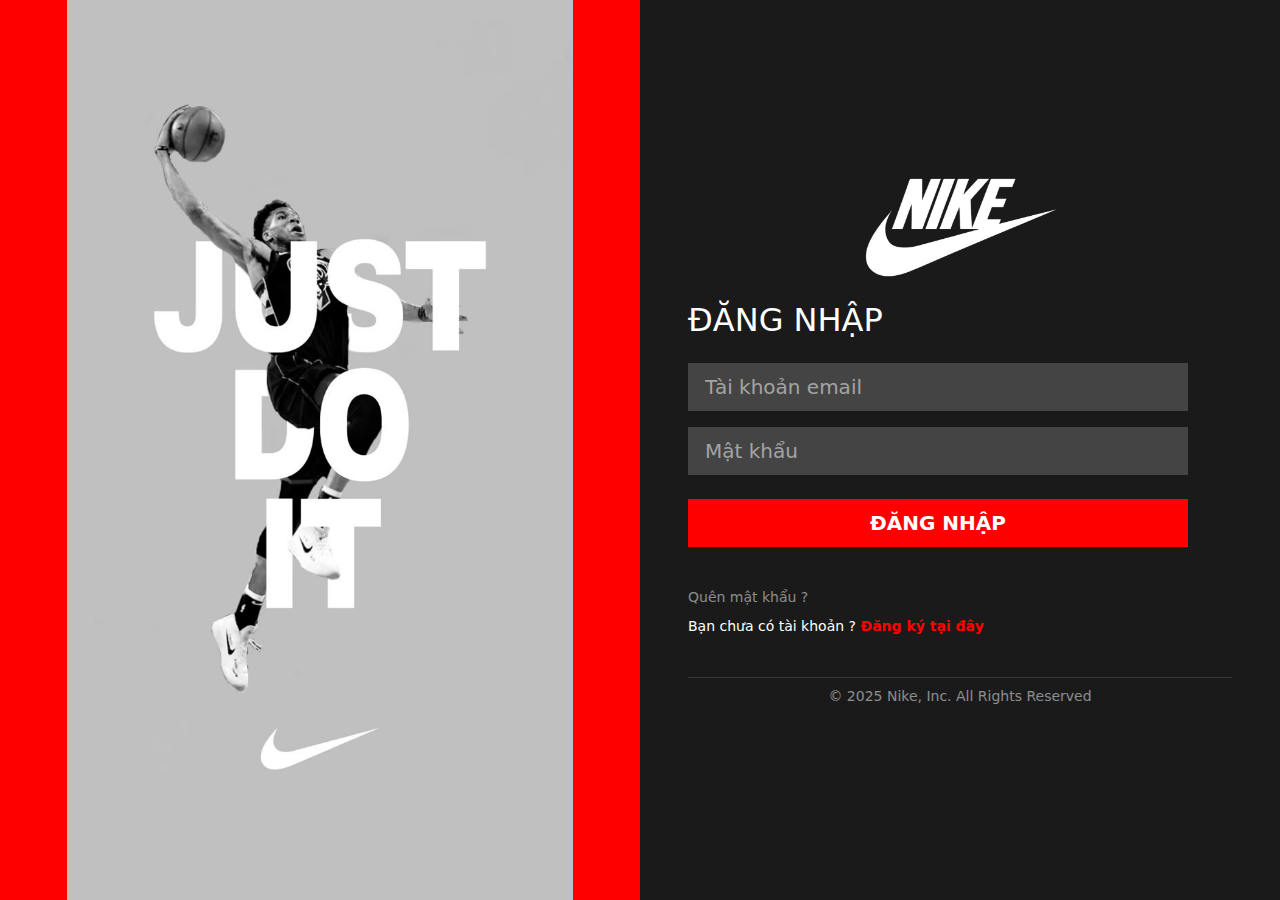
<file: html/login.html>
<!DOCTYPE html>
<html lang="en">

<head>
    <meta charset="UTF-8">
    <meta name="viewport" content="width=device-width, initial-scale=1.0">
    <title>Đăng nhập - NIKE</title>
    <link href="https://cdn.jsdelivr.net/npm/bootstrap@5.3.3/dist/css/bootstrap.min.css" rel="stylesheet">
    <link href="https://cdnjs.cloudflare.com/ajax/libs/font-awesome/6.5.2/css/all.min.css" rel="stylesheet">
    <link rel="stylesheet" href="../css/login_register.css">
</head>

<body>
    <div class="full-screen-container row g-0">
        <div class="col-md-6 d-none d-md-block p-0 image-col">
            <div class="image-slideshow">
                <img src="../assets/images/login_register/loginbanner.jpg" alt="Nike athlete 1"
                    class="slideshow-image active">
                <img src="../assets/images/login_register/loginbanner2.jpg" alt="Nike athlete 2"
                    class="slideshow-image">
                <img src="../assets/images/login_register/loginbanner3.jpg" alt="Nike athlete 3"
                    class="slideshow-image">
            </div>
        </div>

        <div class="col-md-6 p-5 login-form-col d-flex flex-column justify-content-center">
            <div class="logo-area mb-4 d-flex justify-content-center align-items-center">
                <img src="../assets/images/index/Logo_NIKE_web.png" alt="Nike Logo" class="your-nike-logo me-2">
            </div>

            <h2 class="text-white mb-4">ĐĂNG NHẬP</h2>
            <form>
                <div class="mb-3">
                    <input type="email" class="form-control form-control-lg nike-input" id="loginEmail"
                        placeholder="Tài khoản email">
                </div>
                <div class="mb-4">
                    <input type="password" class="form-control form-control-lg nike-input" id="loginPassword"
                        placeholder="Mật khẩu">
                </div>

                <button type="submit" class="btn btn-nike-red btn-lg w-100 mb-4" id="loginButton">ĐĂNG NHẬP</button>

                <div id="loginMessage" class="small text-center fw-bold mb-3" style="color: red;"></div>
            </form>

            <div class="d-flex flex-column text-center text-md-start">
                <a href="#" class="text-white-50 text-decoration-none small mb-2">Quên mật khẩu ?</a>
                <p class="small text-white">
                    Bạn chưa có tài khoản ?
                    <a href="register.html" class="text-nike-red text-decoration-none fw-bold" id="register-link">Đăng
                        ký tại đây</a>
                </p>
            </div>

            <hr class="text-white-50 opacity-25 mt-4 mb-2">
            <div class="text-center">
                <p class="small text-white-50">© 2025 Nike, Inc. All Rights Reserved</p>
            </div>
        </div>
    </div>
    <script src="https://cdn.jsdelivr.net/npm/bootstrap@5.3.3/dist/js/bootstrap.bundle.min.js"></script>
    <script src="../js/slideshow.js"></script>
    <script src="../js/login.js"></script>
</body>

</html>
</file>
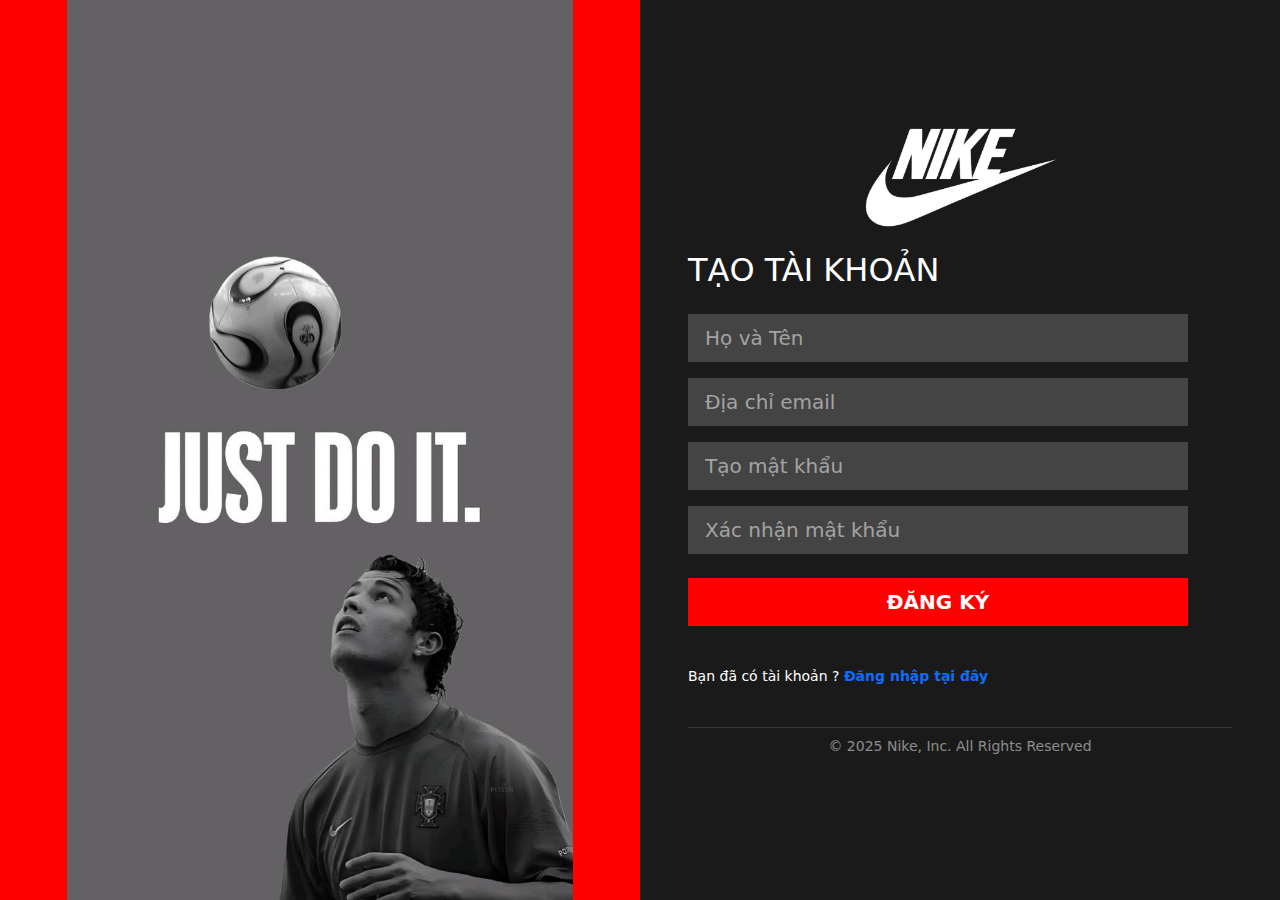
<file: html/register.html>
<!DOCTYPE html>
<html lang="en">

<head>
    <meta charset="UTF-8">
    <meta name="viewport" content="width=device-width, initial-scale=1.0">
    <title>Đăng ký - NIKE</title>
    <link href="https://cdn.jsdelivr.net/npm/bootstrap@5.3.3/dist/css/bootstrap.min.css" rel="stylesheet">
    <link href="https://cdnjs.cloudflare.com/ajax/libs/font-awesome/6.5.2/css/all.min.css" rel="stylesheet">
    <link rel="stylesheet" href="../css/login_register.css">
</head>

<body>
    <div class="full-screen-container row g-0">
        <div class="col-md-6 d-none d-md-block p-0 image-col">
            <div class="image-slideshow">
                <img src="../assets/images/login_register/loginbanner4.jpg" alt="Nike athlete 1"
                    class="slideshow-image active">
                <img src="../assets/images/login_register/loginbanner5.jpg" alt="Nike athlete 2"
                    class="slideshow-image">
                <img src="../assets/images/login_register/loginbanner3.jpg" alt="Nike athlete 3"
                    class="slideshow-image">
            </div>
        </div>

        <div class="col-md-6 p-5 login-form-col d-flex flex-column justify-content-center">

            <div class="logo-area mb-4 d-flex justify-content-center align-items-center">
                <img src="../assets/images/index/Logo_NIKE_web.png" alt="Nike Logo" class="your-nike-logo me-2">
            </div>

            <h2 class="text-white mb-4">TẠO TÀI KHOẢN</h2>

            <div class="login-form-content">
                <form>
                    <div class="mb-3">
                        <input type="text" class="form-control form-control-lg nike-input" id="username"
                            placeholder="Họ và Tên">
                    </div>
                    <div class="mb-3">
                        <input type="email" class="form-control form-control-lg nike-input" id="regEmail"
                            placeholder="Địa chỉ email">
                    </div>
                    <div class="mb-3">
                        <input type="password" class="form-control form-control-lg nike-input" id="regPassword"
                            placeholder="Tạo mật khẩu">
                    </div>
                    <div class="mb-4">
                        <input type="password" class="form-control form-control-lg nike-input" id="confirmPassword"
                            placeholder="Xác nhận mật khẩu">
                    </div>

                    <button type="submit" class="btn btn-nike-red btn-lg w-100 mb-4" id="registerButton">ĐĂNG
                        KÝ</button>

                    <div id="registerMessage" class="small text-center fw-bold mb-3" style="color: red;"></div>
                </form>

                <div class="d-flex flex-column text-center text-md-start">
                    <p class="small text-white">
                        Bạn đã có tài khoản ?
                        <a href="../html/login.html" class="text-nike-red text-decoration-none fw-bold"
                            id="login-link">Đăng nhập tại đây</a>
                    </p>
                </div>
            </div>

            <hr class="text-white-50 opacity-25 mt-4 mb-2">
            <div class="text-center">
                <p class="small text-white-50">© 2025 Nike, Inc. All Rights Reserved</p>
            </div>
        </div>
    </div>
    <script src="https://cdn.jsdelivr.net/npm/bootstrap@5.3.3/dist/js/bootstrap.bundle.min.js"></script>
    <script src="../js/slideshow.js"></script>
    <script src="../js/register.js"></script>
</body>

</html>
</file>
<file: css/login_register.css>
/* Màu sắc thương hiệu NIKE */
:root {
    --nike-red: #ff0000;
    --nike-dark: #1a1a1a;
    --nike-light-gray: #444444;
}

/* Loại bỏ khoảng cách mặc định của body và thiết lập cho full screen */
body {
    margin: 0;
    padding: 0;
    overflow-x: hidden; 
}

.full-screen-container {
    width: 100vw;
    height: 100vh;
}

/* Đảm bảo các cột lấp đầy chiều cao */
.full-screen-container .col-md-6 {
    height: 100%;
}

/* Cột 1: Hình ảnh - Thiết lập nền đỏ cho khoảng trống */
.image-col {
    background-color: var(--nike-red); 
    position: relative; /* Quan trọng cho việc định vị hình ảnh slideshow */
    overflow: hidden; /* Đảm bảo hình ảnh không tràn ra ngoài */
}

/* Container cho slideshow */
.image-slideshow {
    width: 100%;
    height: 100%;
    position: relative;
}

/* Hình ảnh trong slideshow */
.slideshow-image {
    position: absolute;
    top: 0;
    left: 0;
    width: 100%;
    height: 100%;
    object-fit: contain;
    opacity: 0; /* Mặc định ẩn tất cả hình ảnh */
    transition: opacity 1.5s ease-in-out; /* Hiệu ứng fade mượt mà */
}

.slideshow-image.active {
    opacity: 1; /* Hiển thị hình ảnh đang active */
}


/* Cột 2: Form đăng nhập (Nền Đen đậm) */
.login-form-col {
    background-color: var(--nike-dark);
    color: #ffffff;
}

/* Định dạng Input Fields */
.nike-input {
    max-width: 500px;
    background-color: var(--nike-light-gray); /* Nền input xám tối */
    border: 1px solid var(--nike-light-gray);
    color: #ffffff;
    border-radius: 0; /* Thiết kế Nike thường dùng cạnh sắc nét */
}

/* Hiệu ứng focus cho input */
.nike-input:focus {
    background-color: var(--nike-light-gray);
    color: #ffffff;
    border-color: var(--nike-red); /* Viền đỏ khi focus */
    box-shadow: 0 0 0 0.25rem rgba(255, 0, 0, 0.25);
}

.nike-input::placeholder {
    color: #cccccc;
    opacity: 0.7;
}

/* Định dạng nút Login (Màu Đỏ Nike) */
.btn-nike-red {
    max-width: 500px;
    background-color: var(--nike-red);
    border-color: var(--nike-red);
    color: #ffffff;
    font-weight: bold;
    border-radius: 0;
}

.btn-nike-red:hover {
    background-color: #e60000; /* Đỏ đậm hơn khi hover */
    border-color: #e60000;
    color: #ffffff;
}

/* Màu cho liên kết Register */
#register-link {
    color: var(--nike-red) !important; 
}

/* Định dạng cho logo hình ảnh của bạn */
.your-nike-logo {
    height: 100px; 
    width: auto; 
}
</file>
